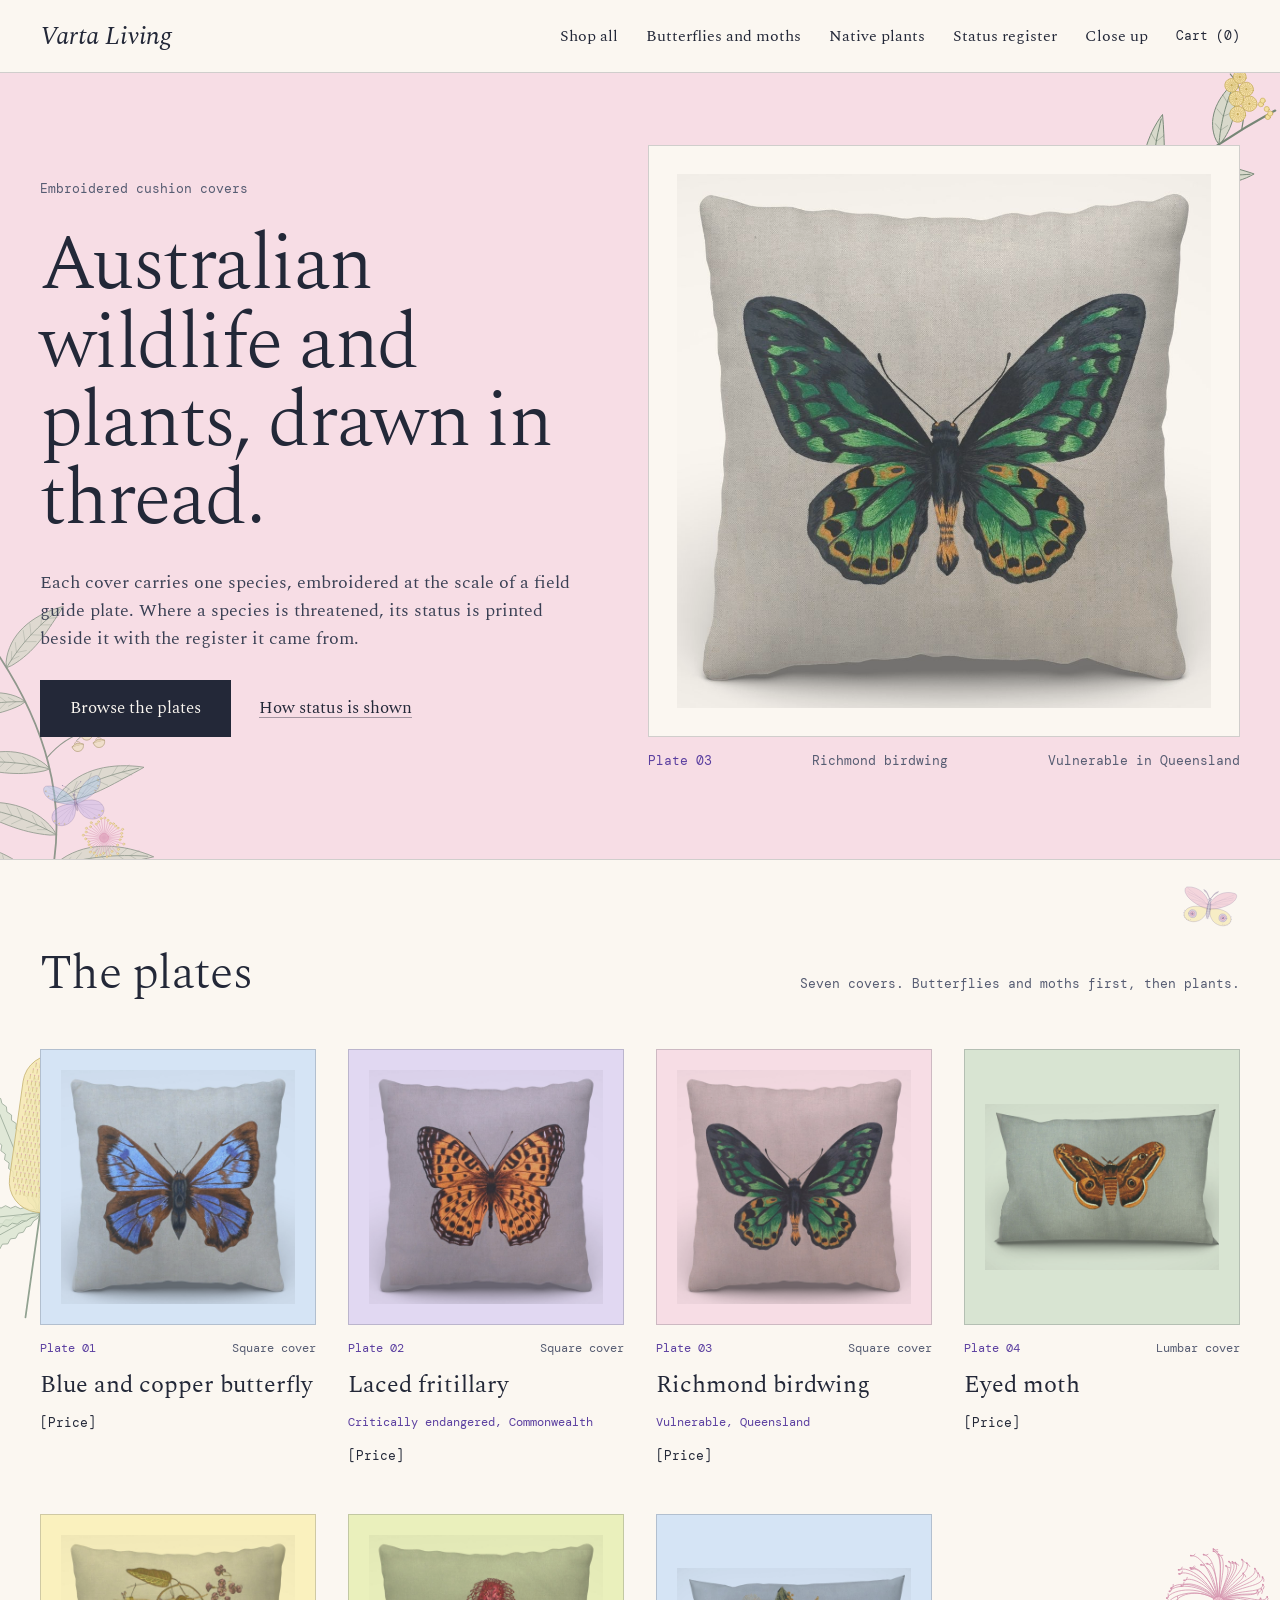
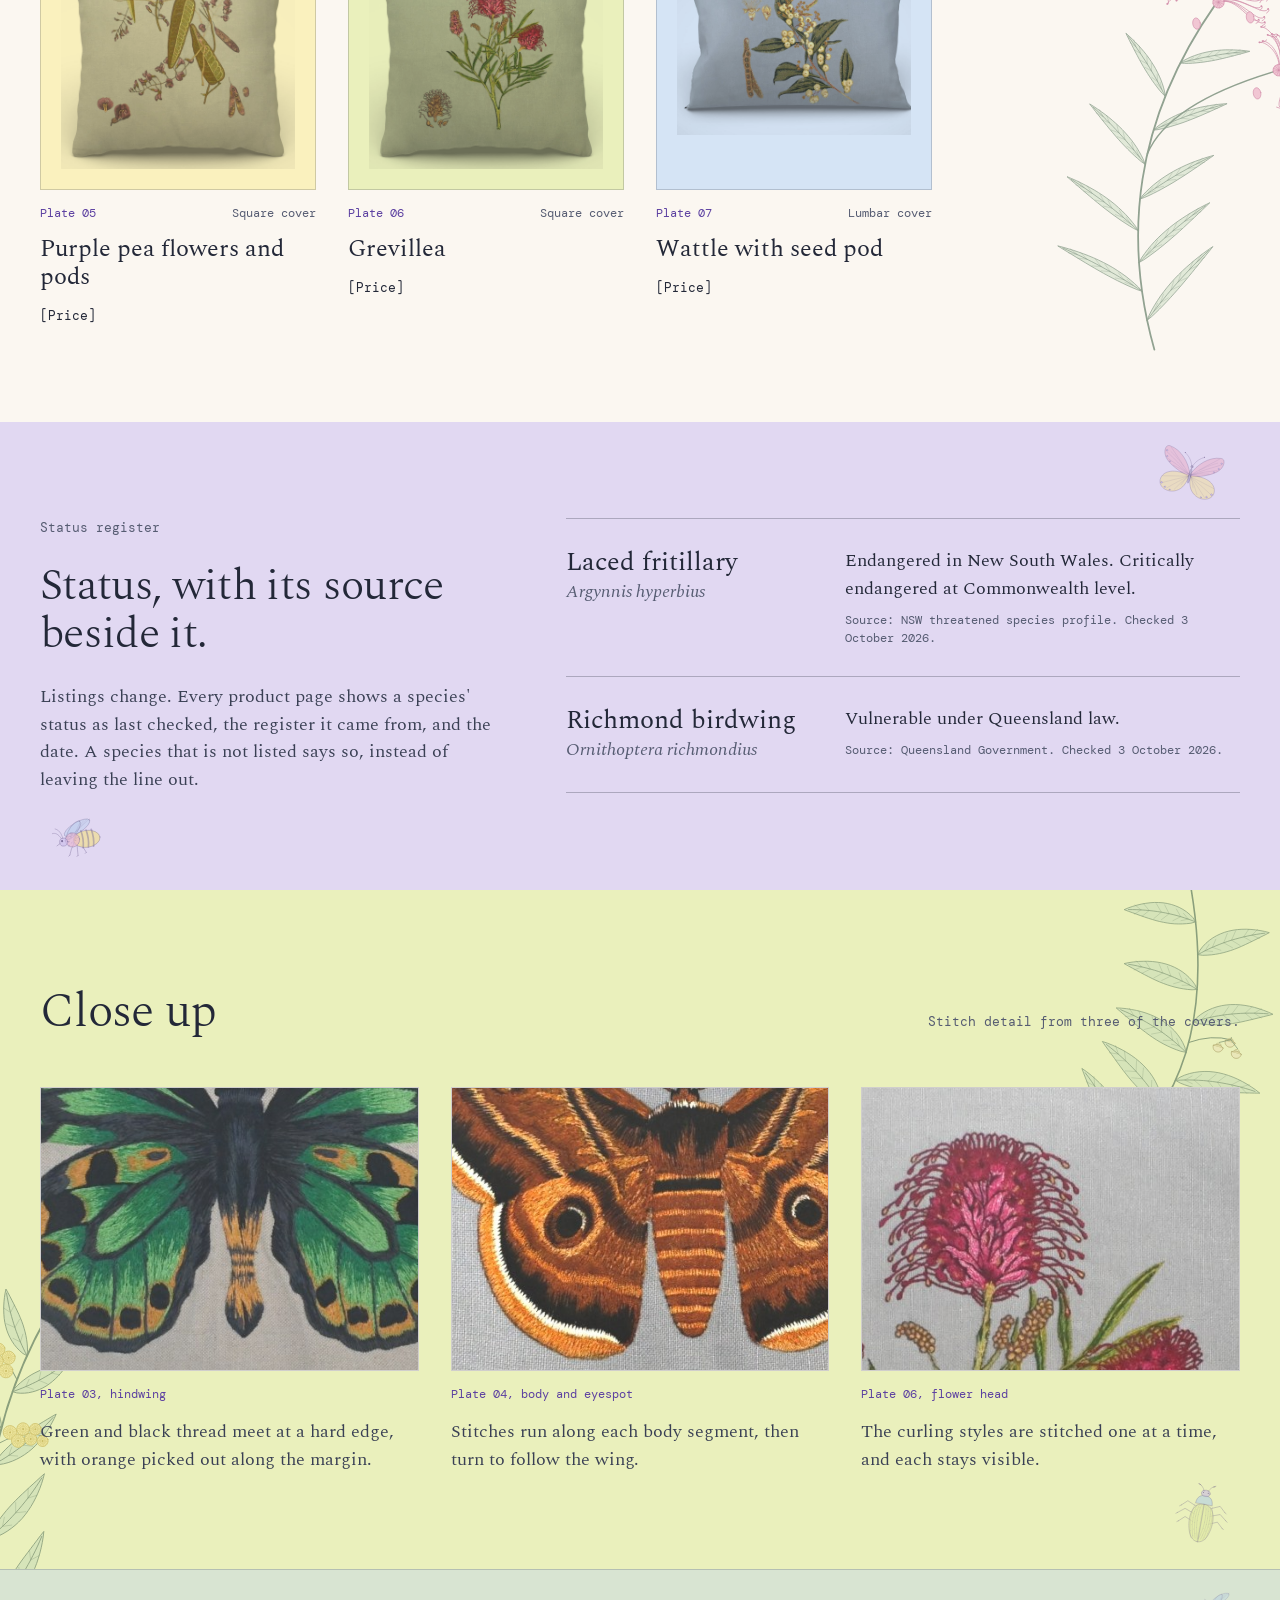
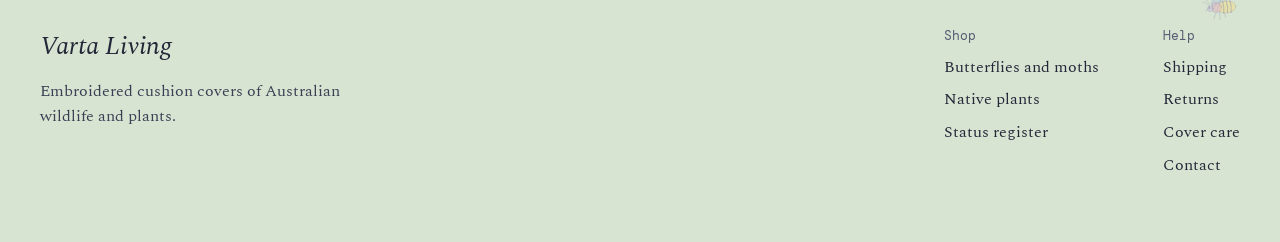
<file: index.html>
<!doctype html>
<html lang="en-AU">
<head>
<meta charset="utf-8">
<meta name="viewport" content="width=device-width, initial-scale=1">
<title>Varta Living | Embroidered Australian wildlife and plants</title>
<meta name="description" content="Cushion covers embroidered with Australian wildlife and plants. Each cover carries one species, with its conservation status and source shown beside it.">
<link rel="preconnect" href="https://fonts.googleapis.com">
<link rel="preconnect" href="https://fonts.gstatic.com" crossorigin>
<link href="https://fonts.googleapis.com/css2?family=DM+Mono:wght@400;500&family=Spectral:ital,wght@0,300;0,400;0,500;1,300;1,400&display=swap" rel="stylesheet">
<link rel="stylesheet" href="css/styles.css">
</head>
<body id="top">
<a class="skip" href="#main">Skip to content</a>

<header class="topbar">
  <div class="wrap">
    <a class="wordmark" href="index.html">Varta Living</a>
    <nav class="nav" aria-label="Main">
      <a href="#plates">Shop all</a>
      <a href="#plates">Butterflies and moths</a>
      <a href="#plates">Native plants</a>
      <a href="#status">Status register</a>
      <a href="#close-up">Close up</a>
      <a class="cart" href="#top">Cart (0)</a>
    </nav>
  </div>
</header>

<main id="main">

  <section class="hero">
  <img class="deco d-a" src="images/botanical/wattle.svg" alt="" aria-hidden="true">
  <img class="deco d-b" src="images/botanical/eucalyptus.svg" alt="" aria-hidden="true">
  <img class="deco d-c" src="images/botanical/butterfly-blue.svg" alt="" aria-hidden="true">
    <div class="wrap">
      <div class="hero-text">
        <div class="label">Embroidered cushion covers</div>
        <h1>Australian wildlife and plants, drawn in thread.</h1>
        <p>Each cover carries one species, embroidered at the scale of a field guide plate. Where a species is threatened, its status is printed beside it with the register it came from.</p>
        <div class="hero-actions">
          <a class="button" href="#plates">Browse the plates</a>
          <a href="#status">How status is shown</a>
        </div>
      </div>
      <a class="hero-plate" href="richmond-birdwing.html">
        <div class="plate large">
          <img src="images/richmond-birdwing.jpg" width="1000" height="1000" alt="Cushion cover embroidered with a green and black Richmond birdwing butterfly on natural linen">
        </div>
        <div class="caption-row">
          <span class="accent">Plate 03</span>
          <span>Richmond birdwing</span>
          <span>Vulnerable in Queensland</span>
        </div>
      </a>
    </div>
  </section>

  <section class="section plates" id="plates" aria-labelledby="plates-title">
  <img class="deco d-a" src="images/botanical/banksia.svg" alt="" aria-hidden="true">
  <img class="deco d-b" src="images/botanical/grevillea.svg" alt="" aria-hidden="true">
  <img class="deco d-c" src="images/botanical/moth.svg" alt="" aria-hidden="true">
    <div class="wrap">
      <div class="section-head">
        <h2 id="plates-title">The plates</h2>
        <div class="label">Seven covers. Butterflies and moths first, then plants.</div>
      </div>
      <div class="grid">

        <div class="card">
          <div class="plate tint-blue"><img src="images/blue-copper-butterfly.jpg" width="1000" height="1000" loading="lazy" alt="Cushion cover embroidered with a blue and copper butterfly"></div>
          <div class="meta"><span class="accent">Plate 01</span><span>Square cover</span></div>
          <div class="title">Blue and copper butterfly</div>
          <div class="price">[Price]</div>
        </div>

        <div class="card">
          <div class="plate tint-violet"><img src="images/laced-fritillary.jpg" width="1000" height="1000" loading="lazy" alt="Cushion cover embroidered with an orange and black spotted fritillary butterfly"></div>
          <div class="meta"><span class="accent">Plate 02</span><span>Square cover</span></div>
          <div class="title">Laced fritillary</div>
          <div class="status">Critically endangered, Commonwealth</div>
          <div class="price">[Price]</div>
        </div>

        <a class="card" href="richmond-birdwing.html">
          <div class="plate tint-pink"><img src="images/richmond-birdwing.jpg" width="1000" height="1000" loading="lazy" alt="Cushion cover embroidered with a green and black Richmond birdwing butterfly"></div>
          <div class="meta"><span class="accent">Plate 03</span><span>Square cover</span></div>
          <div class="title">Richmond birdwing</div>
          <div class="status">Vulnerable, Queensland</div>
          <div class="price">[Price]</div>
        </a>

        <div class="card">
          <div class="plate tint-sage"><img src="images/eyed-moth.jpg" width="1100" height="784" loading="lazy" alt="Lumbar cushion cover embroidered with a brown and orange moth with eyespots"></div>
          <div class="meta"><span class="accent">Plate 04</span><span>Lumbar cover</span></div>
          <div class="title">Eyed moth</div>
          <div class="price">[Price]</div>
        </div>

        <div class="card">
          <div class="plate tint-yellow"><img src="images/purple-pea.jpg" width="1000" height="1000" loading="lazy" alt="Cushion cover embroidered with purple pea flowers, leaves and seed pods"></div>
          <div class="meta"><span class="accent">Plate 05</span><span>Square cover</span></div>
          <div class="title">Purple pea flowers and pods</div>
          <div class="price">[Price]</div>
        </div>

        <div class="card">
          <div class="plate tint-chartreuse"><img src="images/grevillea.jpg" width="1000" height="1000" loading="lazy" alt="Cushion cover embroidered with a crimson grevillea flower stem and a spent flower head"></div>
          <div class="meta"><span class="accent">Plate 06</span><span>Square cover</span></div>
          <div class="title">Grevillea</div>
          <div class="price">[Price]</div>
        </div>

        <div class="card">
          <div class="plate tint-blue"><img src="images/wattle.jpg" width="1100" height="784" loading="lazy" alt="Lumbar cushion cover embroidered with a wattle branch, golden flower balls and a seed pod"></div>
          <div class="meta"><span class="accent">Plate 07</span><span>Lumbar cover</span></div>
          <div class="title">Wattle with seed pod</div>
          <div class="price">[Price]</div>
        </div>

      </div>
    </div>
  </section>

  <section class="band" id="status" aria-labelledby="status-title">
  <img class="deco d-a" src="images/botanical/butterfly-pink.svg" alt="" aria-hidden="true">
  <img class="deco d-b" src="images/botanical/bee.svg" alt="" aria-hidden="true">
    <div class="wrap">
      <div class="band-text">
        <div class="label">Status register</div>
        <h2 id="status-title">Status, with its source beside it.</h2>
        <p>Listings change. Every product page shows a species' status as last checked, the register it came from, and the date. A species that is not listed says so, instead of leaving the line out.</p>
      </div>
      <div class="register">
        <div class="row">
          <div class="name"><strong>Laced fritillary</strong><em>Argynnis hyperbius</em></div>
          <div class="what">
            <div>Endangered in New South Wales. Critically endangered at Commonwealth level.</div>
            <div class="source">Source: NSW threatened species profile. Checked 3 October 2026.</div>
          </div>
        </div>
        <div class="row">
          <div class="name"><strong>Richmond birdwing</strong><em>Ornithoptera richmondius</em></div>
          <div class="what">
            <div>Vulnerable under Queensland law.</div>
            <div class="source">Source: Queensland Government. Checked 3 October 2026.</div>
          </div>
        </div>
      </div>
    </div>
  </section>

  <section class="close" id="close-up" aria-labelledby="close-title">
  <img class="deco d-a" src="images/botanical/eucalyptus.svg" alt="" aria-hidden="true">
  <img class="deco d-b" src="images/botanical/wattle.svg" alt="" aria-hidden="true">
  <img class="deco d-c" src="images/botanical/beetle.svg" alt="" aria-hidden="true">
    <div class="wrap">
      <div class="section-head">
        <h2 id="close-title">Close up</h2>
        <div class="label">Stitch detail from three of the covers.</div>
      </div>
      <div class="grid three">
        <figure class="figure">
          <div class="frame"><img src="images/richmond-birdwing-detail.jpg" width="560" height="330" loading="lazy" alt="Close view of the green, black and orange hindwing of the embroidered Richmond birdwing"></div>
          <figcaption class="small accent">Plate 03, hindwing</figcaption>
          <p>Green and black thread meet at a hard edge, with orange picked out along the margin.</p>
        </figure>
        <figure class="figure">
          <div class="frame"><img src="images/eyed-moth-detail.jpg" width="500" height="320" loading="lazy" alt="Close view of the body and forewing eyespot of the embroidered moth"></div>
          <figcaption class="small accent">Plate 04, body and eyespot</figcaption>
          <p>Stitches run along each body segment, then turn to follow the wing.</p>
        </figure>
        <figure class="figure">
          <div class="frame"><img src="images/grevillea-detail.jpg" width="440" height="310" loading="lazy" alt="Close view of the embroidered grevillea flower head"></div>
          <figcaption class="small accent">Plate 06, flower head</figcaption>
          <p>The curling styles are stitched one at a time, and each stays visible.</p>
        </figure>
      </div>
    </div>
  </section>

</main>

<footer class="footer">
  <img class="deco d-a" src="images/botanical/bee.svg" alt="" aria-hidden="true">
  <div class="wrap">
    <div class="about">
      <div class="wordmark">Varta Living</div>
      <p>Embroidered cushion covers of Australian wildlife and plants.</p>
    </div>
    <div>
      <div class="label" style="margin-bottom:8px">Shop</div>
      <ul>
        <li><a href="#plates">Butterflies and moths</a></li>
        <li><a href="#plates">Native plants</a></li>
        <li><a href="#status">Status register</a></li>
      </ul>
    </div>
    <div>
      <div class="label" style="margin-bottom:8px">Help</div>
      <ul>
        <li><a href="#top">Shipping</a></li>
        <li><a href="#top">Returns</a></li>
        <li><a href="#top">Cover care</a></li>
        <li><a href="#top">Contact</a></li>
      </ul>
    </div>
  </div>
</footer>

</body>
</html>
</file>
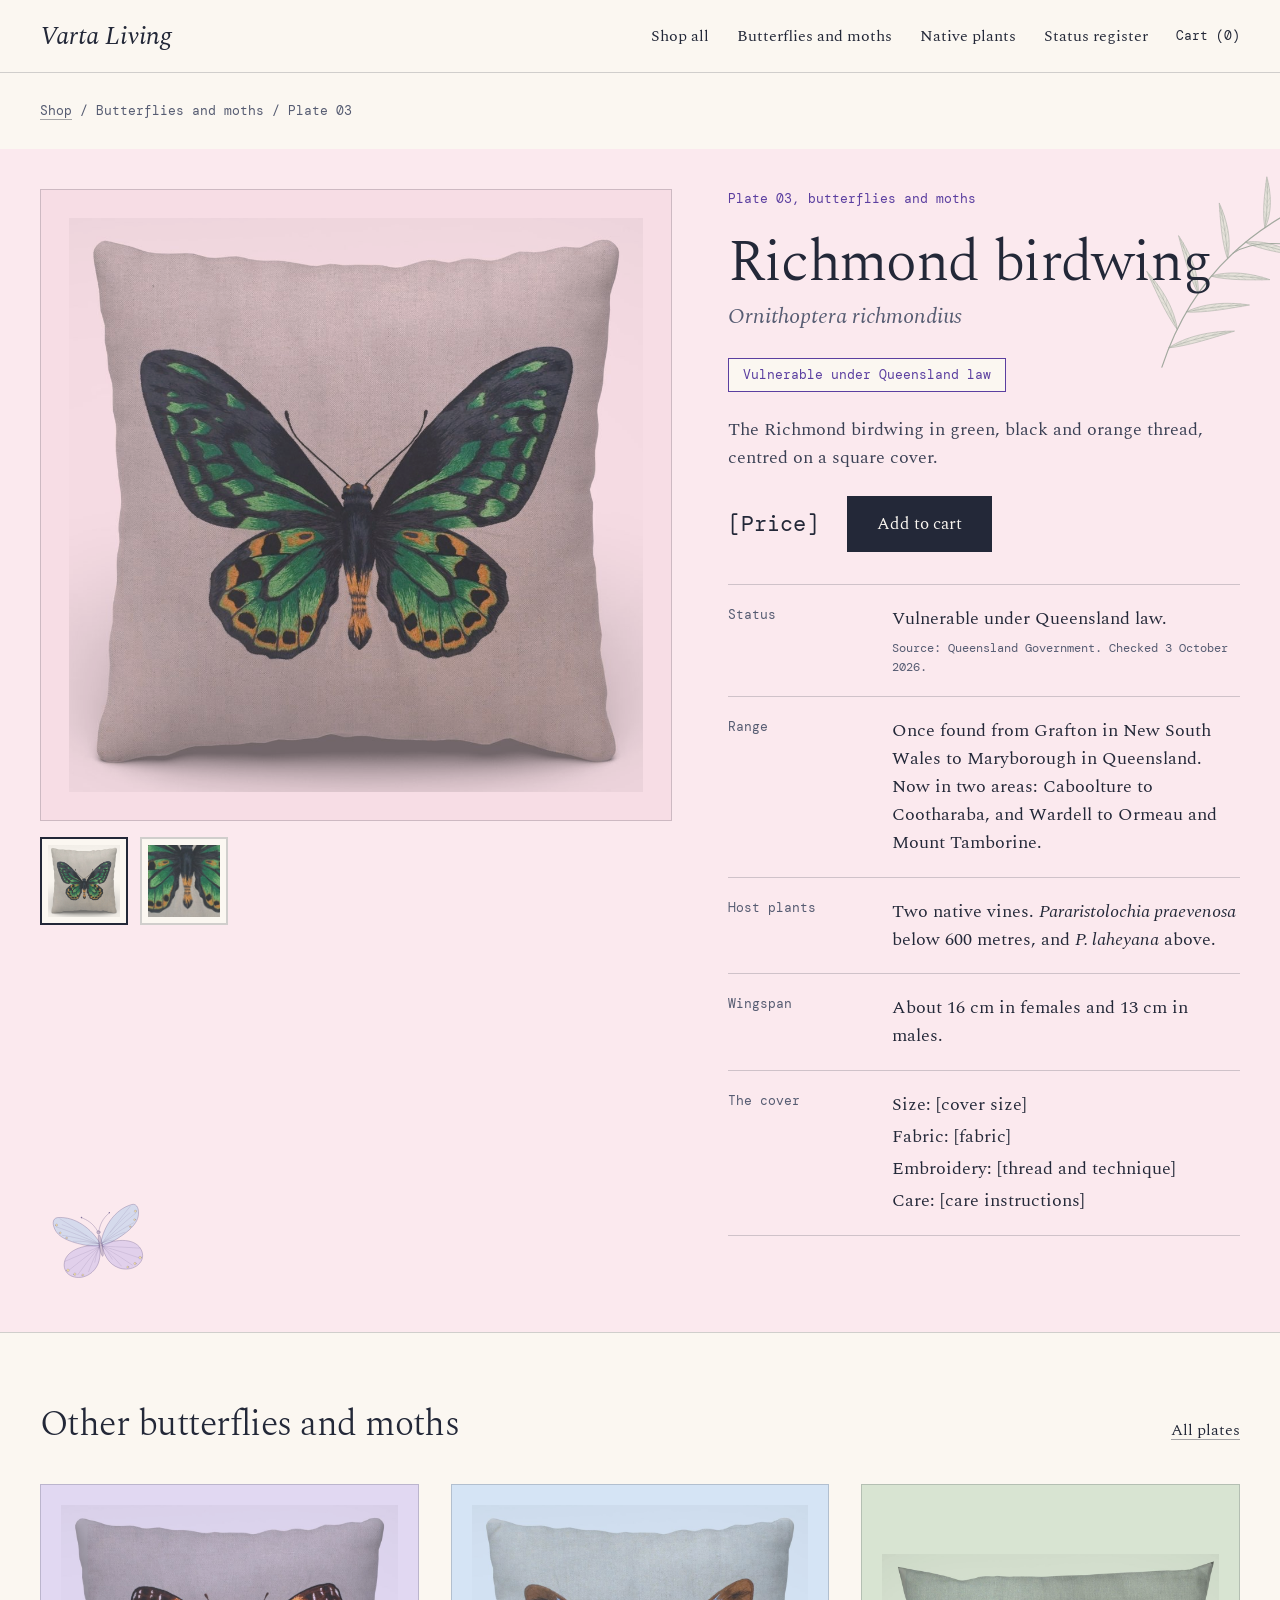
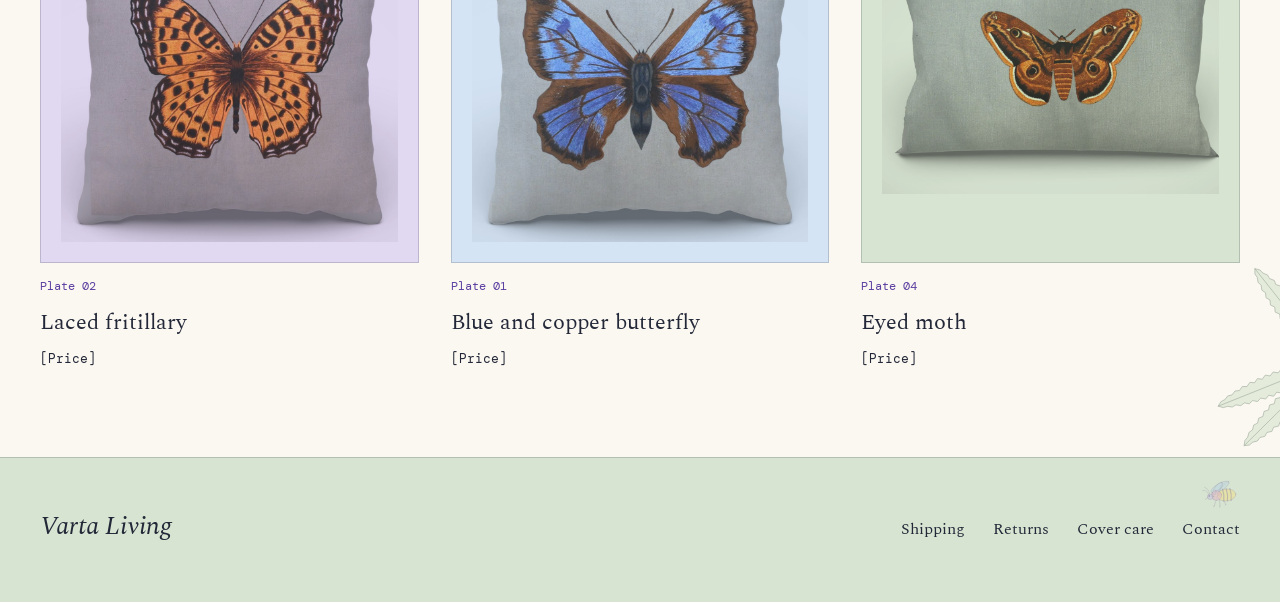
<file: richmond-birdwing.html>
<!doctype html>
<html lang="en-AU">
<head>
<meta charset="utf-8">
<meta name="viewport" content="width=device-width, initial-scale=1">
<title>Richmond birdwing cushion cover | Varta Living</title>
<meta name="description" content="Cushion cover embroidered with the Richmond birdwing, Ornithoptera richmondius, listed as vulnerable under Queensland law.">
<link rel="preconnect" href="https://fonts.googleapis.com">
<link rel="preconnect" href="https://fonts.gstatic.com" crossorigin>
<link href="https://fonts.googleapis.com/css2?family=DM+Mono:wght@400;500&family=Spectral:ital,wght@0,300;0,400;0,500;1,300;1,400&display=swap" rel="stylesheet">
<link rel="stylesheet" href="css/styles.css">
</head>
<body id="top">
<a class="skip" href="#main">Skip to content</a>

<header class="topbar">
  <div class="wrap">
    <a class="wordmark" href="index.html">Varta Living</a>
    <nav class="nav" aria-label="Main">
      <a href="index.html#plates">Shop all</a>
      <a href="index.html#plates">Butterflies and moths</a>
      <a href="index.html#plates">Native plants</a>
      <a href="index.html#status">Status register</a>
      <a class="cart" href="#top">Cart (0)</a>
    </nav>
  </div>
</header>

<main id="main">

  <div class="wrap crumbs">
    <a href="index.html#plates">Shop</a> / Butterflies and moths / Plate 03
  </div>

  <section class="product">
  <img class="deco d-a" src="images/botanical/grevillea.svg" alt="" aria-hidden="true">
  <img class="deco d-b" src="images/botanical/butterfly-blue.svg" alt="" aria-hidden="true">
    <div class="wrap">

      <div class="gallery">
        <div class="plate large tint-pink">
          <img id="main-image" src="images/richmond-birdwing.jpg" width="1000" height="1000"
               alt="Cushion cover embroidered with a green and black Richmond birdwing butterfly on natural linen">
        </div>
        <div class="thumbs">
          <button type="button" class="thumb" aria-pressed="true" aria-label="Show the whole cover"
                  data-src="images/richmond-birdwing.jpg"
                  data-alt="Cushion cover embroidered with a green and black Richmond birdwing butterfly on natural linen">
            <img src="images/richmond-birdwing.jpg" alt="" width="88" height="88">
          </button>
          <button type="button" class="thumb cover" aria-pressed="false" aria-label="Show a close view of the hindwing"
                  data-src="images/richmond-birdwing-detail.jpg"
                  data-alt="Close view of the green, black and orange hindwing of the embroidered Richmond birdwing">
            <img src="images/richmond-birdwing-detail.jpg" alt="" width="88" height="88">
          </button>
        </div>
      </div>

      <div class="info">
        <div class="small accent" style="font-size:13px">Plate 03, butterflies and moths</div>
        <div>
          <h1>Richmond birdwing</h1>
          <div class="latin">Ornithoptera richmondius</div>
        </div>
        <div class="chip">Vulnerable under Queensland law</div>
        <p style="margin:0;color:var(--body);max-width:30em">The Richmond birdwing in green, black and orange thread, centred on a square cover.</p>
        <div class="buy">
          <div class="price">[Price]</div>
          <button type="button" class="button">Add to cart</button>
        </div>

        <dl class="facts" style="margin-bottom:0">
          <div class="fact">
            <dt>Status</dt>
            <dd>Vulnerable under Queensland law.
              <span class="source">Source: Queensland Government. Checked 3 October 2026.</span>
            </dd>
          </div>
          <div class="fact">
            <dt>Range</dt>
            <dd>Once found from Grafton in New South Wales to Maryborough in Queensland. Now in two areas: Caboolture to Cootharaba, and Wardell to Ormeau and Mount Tamborine.</dd>
          </div>
          <div class="fact">
            <dt>Host plants</dt>
            <dd>Two native vines. <i>Pararistolochia praevenosa</i> below 600 metres, and <i>P. laheyana</i> above.</dd>
          </div>
          <div class="fact">
            <dt>Wingspan</dt>
            <dd>About 16 cm in females and 13 cm in males.</dd>
          </div>
          <div class="fact">
            <dt>The cover</dt>
            <dd class="placeholder-list">
              <span>Size: [cover size]</span>
              <span>Fabric: [fabric]</span>
              <span>Embroidery: [thread and technique]</span>
              <span>Care: [care instructions]</span>
            </dd>
          </div>
        </dl>
      </div>

    </div>
  </section>

  <section class="section related" aria-labelledby="others-title">
  <img class="deco d-a" src="images/botanical/banksia.svg" alt="" aria-hidden="true">
    <div class="wrap" style="padding-top:72px;padding-bottom:88px;gap:40px">
      <div class="section-head">
        <h2 id="others-title" style="font-size:36px">Other butterflies and moths</h2>
        <a href="index.html#plates" style="font-size:16px">All plates</a>
      </div>
      <div class="grid" style="grid-template-columns:repeat(auto-fit,minmax(240px,1fr))">
        <div class="card">
          <div class="plate tint-violet"><img src="images/laced-fritillary.jpg" width="1000" height="1000" loading="lazy" alt="Cushion cover embroidered with an orange and black spotted fritillary butterfly"></div>
          <div class="meta"><span class="accent">Plate 02</span></div>
          <div class="title" style="font-size:22px">Laced fritillary</div>
          <div class="price">[Price]</div>
        </div>
        <div class="card">
          <div class="plate tint-blue"><img src="images/blue-copper-butterfly.jpg" width="1000" height="1000" loading="lazy" alt="Cushion cover embroidered with a blue and copper butterfly"></div>
          <div class="meta"><span class="accent">Plate 01</span></div>
          <div class="title" style="font-size:22px">Blue and copper butterfly</div>
          <div class="price">[Price]</div>
        </div>
        <div class="card">
          <div class="plate tint-sage"><img src="images/eyed-moth.jpg" width="1100" height="784" loading="lazy" alt="Lumbar cushion cover embroidered with a brown and orange moth"></div>
          <div class="meta"><span class="accent">Plate 04</span></div>
          <div class="title" style="font-size:22px">Eyed moth</div>
          <div class="price">[Price]</div>
        </div>
      </div>
    </div>
  </section>

</main>

<footer class="footer">
  <img class="deco d-a" src="images/botanical/bee.svg" alt="" aria-hidden="true">
  <div class="wrap" style="padding-top:48px;padding-bottom:56px;align-items:baseline">
    <div class="wordmark">Varta Living</div>
    <ul style="flex-direction:row;flex-wrap:wrap;gap:8px 28px">
      <li><a href="#top">Shipping</a></li>
      <li><a href="#top">Returns</a></li>
      <li><a href="#top">Cover care</a></li>
      <li><a href="#top">Contact</a></li>
    </ul>
  </div>
</footer>

<script src="js/gallery.js"></script>
</body>
</html>
</file>
<file: css/styles.css>
:root {
  --cream: #FBF7F1;
  --pink: #F7DDE5;
  --pink-soft: #FBE9EE;
  --sage: #D8E4D2;
  --chartreuse: #EAF0BC;
  --blue: #D5E4F5;
  --violet: #E1D8F2;
  --yellow: #FAF1BE;
  --ink: #232838;
  --body: #3A4054;
  --muted: #565C72;
  --accent: #5B3FA0;
  --line: rgba(35, 40, 56, 0.2);
  --serif: "Spectral", Georgia, serif;
  --mono: "DM Mono", ui-monospace, Menlo, monospace;
  --wrap: 1280px;
}

* { box-sizing: border-box; }

html { scroll-behavior: smooth; }

body {
  margin: 0;
  background: var(--cream);
  color: var(--ink);
  font-family: var(--serif);
  font-size: 18px;
  line-height: 1.55;
}

img { display: block; max-width: 100%; }

a { color: var(--ink); text-decoration-color: rgba(35, 40, 56, 0.4); text-underline-offset: 4px; }
a:hover { color: var(--accent); text-decoration-color: var(--accent); }
a:focus-visible, button:focus-visible { outline: 3px solid var(--accent); outline-offset: 3px; }

.skip {
  position: absolute; left: -9999px; top: 0;
  background: var(--ink); color: var(--cream); padding: 12px 20px; z-index: 10;
}
.skip:focus { left: 0; }

.wrap { position: relative; z-index: 1; max-width: var(--wrap); margin: 0 auto; padding-left: 40px; padding-right: 40px; }

.label { font-family: var(--mono); font-size: 13px; color: var(--muted); }
.small { font-family: var(--mono); font-size: 12px; }
.accent { color: var(--accent); }

/* botanical drawings used as backgrounds */
.hero, .section, .band, .close, .footer, .product { position: relative; overflow: hidden; isolation: isolate; }
.deco { position: absolute; z-index: 0; pointer-events: none; user-select: none; height: auto; opacity: 0.75; }

/* header */
.topbar { background: var(--cream); border-bottom: 1px solid var(--line); }
.topbar .wrap {
  min-height: 72px; display: flex; flex-wrap: wrap; align-items: center;
  justify-content: space-between; gap: 12px 32px;
}
.wordmark { font-size: 26px; font-style: italic; text-decoration: none; }
.nav { display: flex; flex-wrap: wrap; gap: 8px 28px; align-items: center; font-size: 16px; }
.nav a { text-decoration: none; }
.nav .cart { font-family: var(--mono); font-size: 13px; }

/* headings */
h1, h2 { margin: 0; font-weight: 300; letter-spacing: -0.02em; }
h1 { font-size: clamp(42px, 6vw, 80px); line-height: 1.02; }
h2 { font-size: 48px; line-height: 1.1; letter-spacing: -0.015em; }

/* plates: each sits on its own pastel */
.plate {
  background: var(--cream); border: 1px solid var(--line);
  aspect-ratio: 1 / 1; padding: 20px; display: flex; align-items: center; justify-content: center;
}
.plate img { width: 100%; height: 100%; object-fit: contain; mix-blend-mode: multiply; }
.plate.large { padding: 28px; }
.tint-pink { background: var(--pink); }
.tint-sage { background: var(--sage); }
.tint-blue { background: var(--blue); }
.tint-violet { background: var(--violet); }
.tint-yellow { background: var(--yellow); }
.tint-chartreuse { background: var(--chartreuse); }

/* buttons */
.button {
  display: inline-block; background: var(--ink); color: var(--cream);
  border: 0; padding: 15px 30px; font: inherit; font-size: 17px; min-height: 48px;
  text-decoration: none; cursor: pointer;
}
.button:hover { background: var(--accent); color: var(--cream); }

/* hero */
.hero { background: var(--pink); }
.hero .wrap { padding-top: 72px; padding-bottom: 88px; display: flex; flex-wrap: wrap; gap: 56px; align-items: center; }
.hero-text { flex: 1 1 440px; min-width: 0; display: flex; flex-direction: column; gap: 28px; }
.hero-text p { margin: 0; max-width: 30em; color: var(--body); }
.hero-actions { display: flex; flex-wrap: wrap; gap: 20px 28px; align-items: center; font-size: 17px; }
.hero-plate { flex: 1 1 480px; min-width: 0; display: flex; flex-direction: column; gap: 14px; text-decoration: none; }
.caption-row { display: flex; justify-content: space-between; gap: 16px; font-family: var(--mono); font-size: 13px; color: var(--muted); flex-wrap: wrap; }

.hero .d-a { width: 440px; right: -90px; top: -80px; transform: rotate(10deg); }
.hero .d-b { width: 380px; left: -130px; bottom: -150px; transform: rotate(-14deg); opacity: 0.6; }
.hero .d-c { width: 100px; left: 2%; bottom: 10px; transform: rotate(-12deg); }

/* sections */
.section { border-top: 1px solid var(--line); }
.section .wrap { padding-top: 88px; padding-bottom: 96px; display: flex; flex-direction: column; gap: 48px; }
.section-head { display: flex; flex-wrap: wrap; justify-content: space-between; align-items: baseline; gap: 12px 32px; }

.grid { display: grid; grid-template-columns: repeat(auto-fit, minmax(250px, 1fr)); gap: 48px 32px; }
.grid.three { grid-template-columns: repeat(auto-fit, minmax(280px, 1fr)); gap: 40px 32px; }
.card { display: flex; flex-direction: column; gap: 14px; text-decoration: none; color: var(--ink); }
.card .meta { display: flex; justify-content: space-between; font-family: var(--mono); font-size: 12px; color: var(--muted); }
.card .title { font-size: 24px; line-height: 1.15; }
.card .status { font-family: var(--mono); font-size: 12px; color: var(--accent); }
.card .price { font-family: var(--mono); font-size: 13px; }
a.card:hover .title { color: var(--accent); }

.plates .d-a { width: 340px; left: -120px; top: 60px; transform: rotate(8deg); opacity: 0.6; }
.plates .d-b { width: 380px; right: -130px; bottom: 30px; transform: rotate(-10deg); opacity: 0.6; }
.plates .d-c { width: 90px; right: 2%; top: 8px; transform: rotate(8deg); }

/* status band */
.band { background: var(--violet); }
.band .wrap { padding-top: 96px; padding-bottom: 96px; display: flex; flex-wrap: wrap; gap: 56px; }
.band-text { flex: 1 1 360px; min-width: 0; display: flex; flex-direction: column; gap: 24px; }
.band-text h2 { font-size: 44px; }
.band-text p { margin: 0; color: var(--body); max-width: 28em; }
.register { flex: 1.4 1 520px; min-width: 0; display: flex; flex-direction: column; }
.row { border-top: 1px solid rgba(35, 40, 56, 0.28); padding: 28px 0; display: flex; flex-wrap: wrap; gap: 12px 32px; }
.row:last-child { border-bottom: 1px solid rgba(35, 40, 56, 0.28); }
.row .name { flex: 1 1 200px; }
.row .name strong { display: block; font-weight: 400; font-size: 26px; line-height: 1.2; }
.row .name em { color: var(--muted); }
.row .what { flex: 2 1 300px; display: flex; flex-direction: column; gap: 8px; }
.row .source { font-family: var(--mono); font-size: 12px; color: var(--muted); }

.band .d-a { width: 105px; right: 3%; top: 8px; transform: rotate(14deg); }
.band .d-b { width: 100px; left: 2%; bottom: 8px; transform: rotate(-8deg); }

/* close up */
.close { background: var(--chartreuse); }
.close .wrap { padding-top: 96px; padding-bottom: 96px; display: flex; flex-direction: column; gap: 48px; }
.figure { display: flex; flex-direction: column; gap: 14px; margin: 0; }
.figure .frame { background: var(--cream); border: 1px solid var(--line); aspect-ratio: 4 / 3; overflow: hidden; }
.figure .frame img { width: 100%; height: 100%; object-fit: cover; }
.figure p { margin: 0; color: var(--body); }

.close .d-a { width: 340px; right: -90px; top: -70px; transform: rotate(16deg); opacity: 0.6; }
.close .d-b { width: 380px; left: -130px; bottom: -130px; transform: rotate(-14deg); opacity: 0.6; }
.close .d-c { width: 80px; right: 3%; bottom: 6px; transform: rotate(10deg); }

/* footer */
.footer { background: var(--sage); border-top: 1px solid var(--line); }
.footer .wrap { padding-top: 56px; padding-bottom: 64px; display: flex; flex-wrap: wrap; gap: 40px 64px; justify-content: space-between; }
.footer .about { flex: 1 1 260px; display: flex; flex-direction: column; gap: 12px; }
.footer .about p { margin: 0; color: var(--body); font-size: 16px; max-width: 22em; }
.footer ul { list-style: none; margin: 0; padding: 0; display: flex; flex-direction: column; gap: 8px; font-size: 16px; }
.footer ul a { text-decoration: none; }
.footer .d-a { width: 70px; right: 2%; top: 4px; transform: rotate(-6deg); opacity: 0.6; }

/* product page */
.crumbs { padding-top: 28px; font-family: var(--mono); font-size: 13px; color: var(--muted); }
.crumbs a { color: var(--muted); }
.product { background: var(--pink-soft); margin-top: 28px; }
.product .wrap { padding-top: 40px; padding-bottom: 96px; display: flex; flex-wrap: wrap; gap: 56px; align-items: flex-start; }
.gallery { flex: 1 1 520px; min-width: 0; display: flex; flex-direction: column; gap: 16px; }
.thumbs { display: flex; gap: 12px; }
.thumb {
  width: 88px; height: 88px; padding: 6px; background: var(--cream);
  border: 2px solid var(--line); cursor: pointer; overflow: hidden;
}
.thumb img { width: 100%; height: 100%; object-fit: contain; mix-blend-mode: multiply; }
.thumb.cover img { object-fit: cover; mix-blend-mode: normal; }
.thumb[aria-pressed="true"] { border-color: var(--ink); }
.info { flex: 1 1 400px; min-width: 0; display: flex; flex-direction: column; gap: 24px; }
.info h1 { font-size: clamp(38px, 4.5vw, 60px); line-height: 1.05; }
.latin { font-style: italic; font-size: 22px; color: var(--muted); margin-top: 6px; }
.chip { align-self: flex-start; border: 1px solid var(--accent); color: var(--accent); background: var(--cream); padding: 6px 14px; font-family: var(--mono); font-size: 13px; }
.buy { display: flex; flex-wrap: wrap; align-items: center; gap: 20px 28px; }
.buy .price { font-family: var(--mono); font-size: 22px; }
.facts { border-top: 1px solid var(--line); margin: 8px 0 0; }
.fact { display: flex; flex-wrap: wrap; gap: 6px 24px; padding: 20px 0; border-bottom: 1px solid var(--line); }
.fact dt { flex: 0 0 140px; font-family: var(--mono); font-size: 13px; color: var(--muted); }
.fact dd { flex: 1 1 240px; margin: 0; }
.fact dd .source { display: block; margin-top: 6px; font-family: var(--mono); font-size: 12px; color: var(--muted); }
.placeholder-list { display: flex; flex-direction: column; gap: 4px; }

.product .d-a { width: 260px; right: -130px; top: -50px; transform: rotate(24deg); opacity: 0.5; }
.product .d-b { width: 150px; left: 2%; bottom: 18px; transform: rotate(-10deg); }
.related .d-a { width: 300px; right: -190px; bottom: -40px; transform: rotate(-8deg); opacity: 0.5; }

@media (max-width: 760px) {
  .deco { opacity: 0.35; max-width: 200px; }
  .hero .d-c, .plates .d-c { display: none; }
}

@media (max-width: 640px) {
  .wrap { padding-left: 20px; padding-right: 20px; }
  h2 { font-size: 36px; }
  .hero .wrap { padding-top: 40px; padding-bottom: 56px; }
  .section .wrap, .band .wrap, .close .wrap { padding-top: 56px; padding-bottom: 64px; }
  .band-text h2 { font-size: 34px; }
}
</file>
